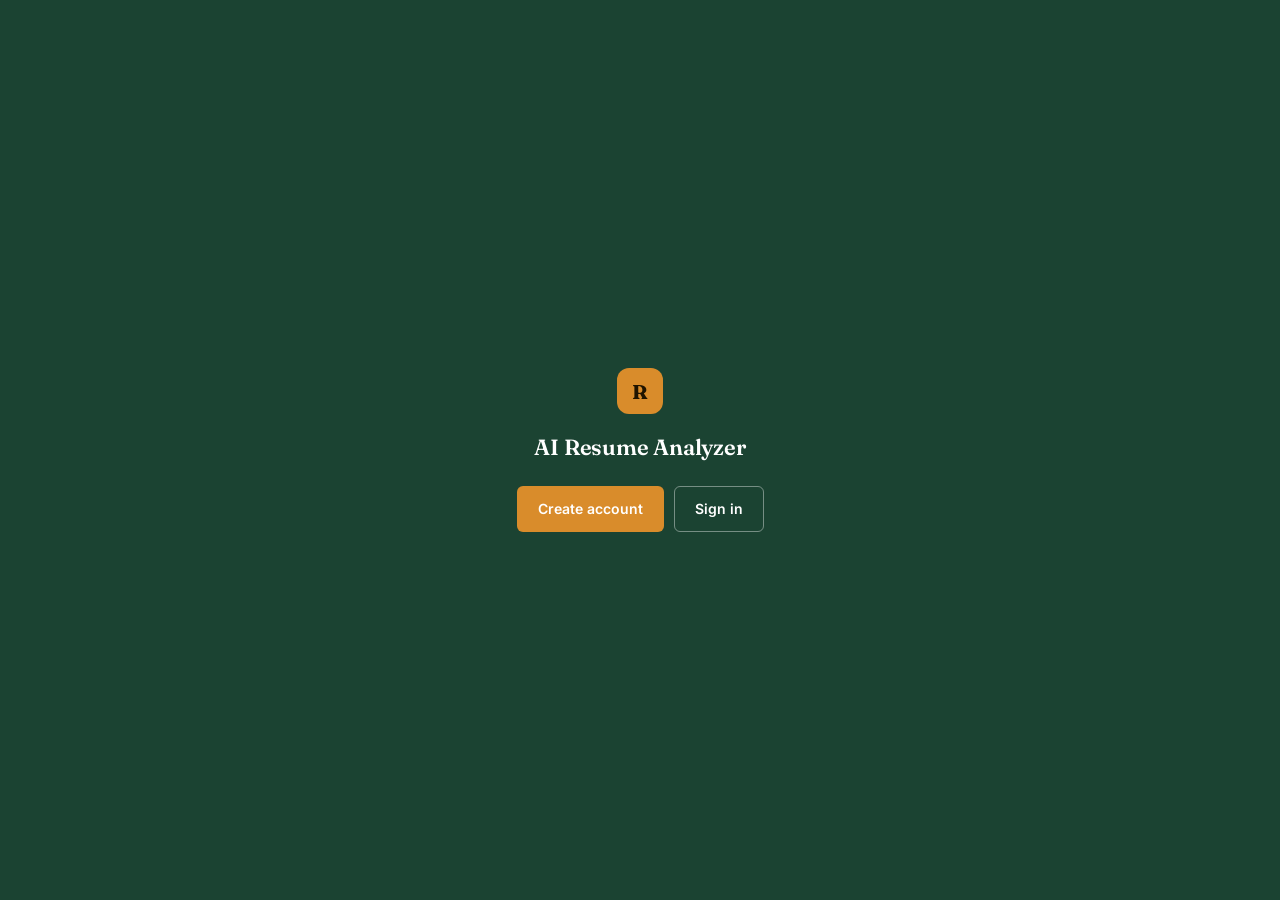
<file: frontend/index.html>
<!DOCTYPE html>
<html lang="en">
<head>
<meta charset="UTF-8" />
<meta name="viewport" content="width=device-width, initial-scale=1.0" />
<title>AI Resume Analyzer</title>
<link rel="stylesheet" href="css/style.css" />
<style>
  body {
    min-height: 100vh;
    display: flex;
    align-items: center;
    justify-content: center;
    background: var(--primary);
  }
  .splash {
    text-align: center;
    color: #fff;
  }
  .splash .brand-mark {
    width: 46px; height: 46px;
    border-radius: 12px;
    background: var(--accent);
    color: #201400;
    font-family: var(--font-display);
    font-weight: 700;
    font-size: 20px;
    display: flex; align-items: center; justify-content: center;
    margin: 0 auto 16px;
  }
  .splash h1 { color: #fff; font-size: 22px; }
  .splash .spinner { border-color: rgba(255,255,255,0.25); border-top-color: var(--accent-soft); margin: 18px auto 0; }
  .splash-actions { display: none; gap: 10px; justify-content: center; margin-top: 22px; }
</style>
</head>
<body>

<div class="splash">
  <div class="brand-mark">R</div>
  <h1>AI Resume Analyzer</h1>
  <div class="spinner" id="spinner"></div>
  <div class="splash-actions" id="actions">
    <a class="btn btn-accent" href="register.html">Create account</a>
    <a class="btn btn-ghost" style="color:#fff;border-color:rgba(255,255,255,0.4)" href="login.html">Sign in</a>
  </div>
</div>

<script src="js/api.js"></script>
<script>
  api.get("/api/auth/me")
    .then(() => { window.location.href = "dashboard.html"; })
    .catch(() => {
      document.getElementById("spinner").style.display = "none";
      document.getElementById("actions").style.display = "flex";
    });
</script>
</body>
</html>
</file>
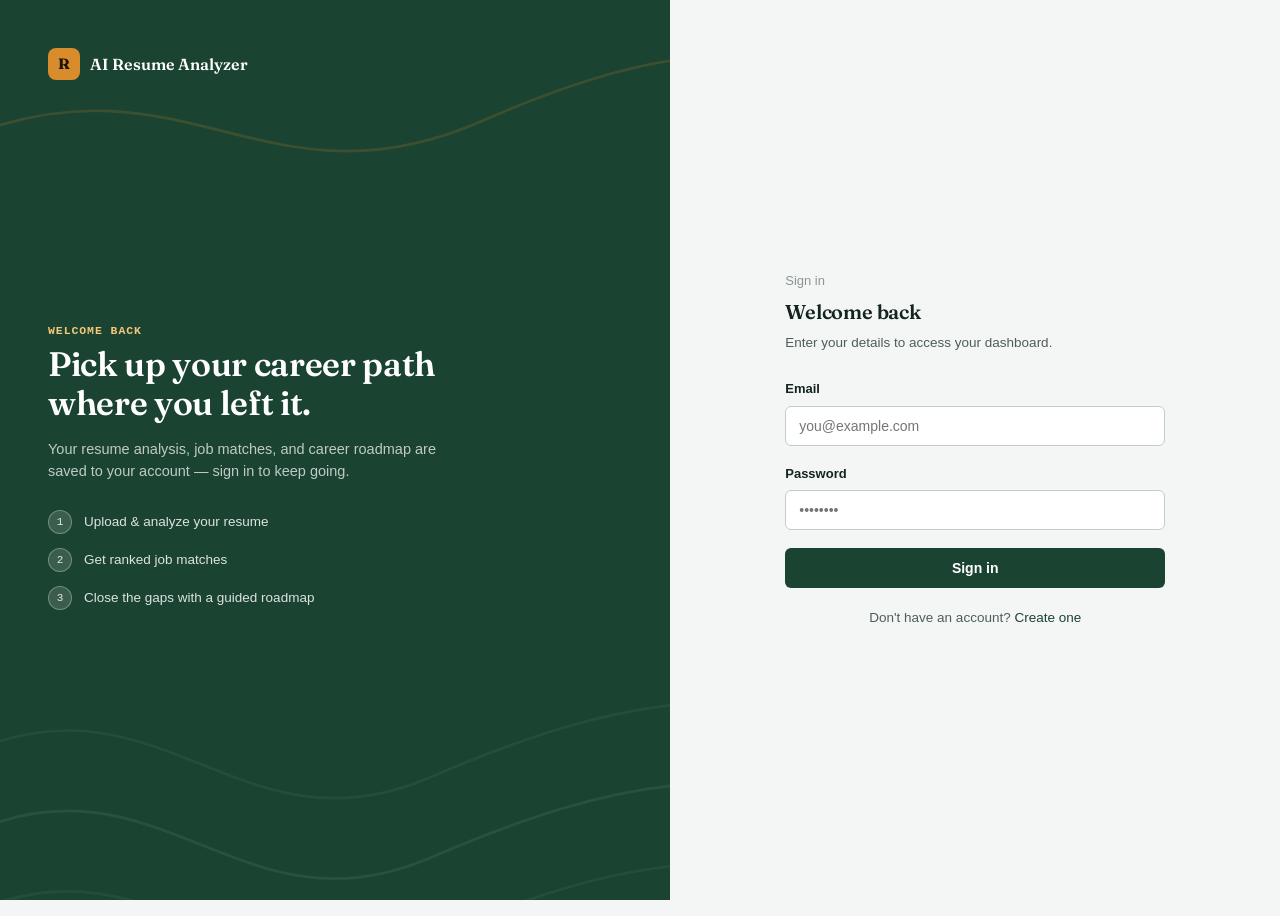
<file: frontend/career.html>
<!DOCTYPE html>
<html lang="en">
<head>
<meta charset="UTF-8" />
<meta name="viewport" content="width=device-width, initial-scale=1.0" />
<title>Career Advisor — AI Resume Analyzer</title>
<link rel="stylesheet" href="css/style.css" />
<link rel="stylesheet" href="css/dashboard.css" />
</head>
<body>

<div class="sidebar-backdrop"></div>
<div class="app-shell">

  <div class="mobile-topbar">
    <div class="brand-name">AI Resume Analyzer</div>
    <button data-nav-toggle aria-label="Open menu">☰</button>
  </div>

  <aside class="sidebar">
    <div class="brand">
      <div class="brand-mark">R</div>
      <div class="brand-name">AI Resume<br />Analyzer</div>
    </div>
    <nav>
      <a href="dashboard.html" data-page="dashboard.html"><span class="icon">⌂</span> Dashboard</a>
      <a href="resume.html" data-page="resume.html"><span class="icon">▤</span> Resume</a>
      <a href="jobs.html" data-page="jobs.html"><span class="icon">◫</span> Jobs</a>
      <a href="recommendations.html" data-page="recommendations.html"><span class="icon">✦</span> Recommendations</a>
      <a href="career.html" data-page="career.html"><span class="icon">↗</span> Career Advisor</a>
    </nav>
    <div class="sidebar-footer">
      <div class="sidebar-user">
        <div class="avatar" data-user-initials>—</div>
        <div class="who">
          <div class="name" data-user-name>Loading…</div>
          <div class="email" data-user-email></div>
        </div>
      </div>
      <button class="btn btn-ghost btn-on-dark btn-block btn-sm" data-logout>Log out</button>
    </div>
  </aside>

  <main class="main">
    <div class="page-head">
      <div class="lede">
        <span class="eyebrow">Career Advisor</span>
        <h1>Plan the path forward</h1>
        <p>Grounded in the knowledge base — compares your resume against a target career.</p>
      </div>
    </div>

    <div id="career-empty" class="state-block" style="display:none;">
      <div class="state-title">No resume yet</div>
      <div class="state-sub">Upload and analyze a resume first so the advisor has skills to work with.</div>
      <a href="resume.html" class="btn btn-primary btn-sm" style="margin-top:14px;">Upload resume</a>
    </div>

    <div id="career-body">
      <div class="card career-target-form">
        <div class="field">
          <label for="resume-select">Resume</label>
          <select id="resume-select"></select>
        </div>
        <div class="field">
          <label for="target-career">Target career</label>
          <input type="text" id="target-career" placeholder="e.g. AI Engineer" />
        </div>
      </div>

      <div id="career-state"></div>

      <div class="career-tabs">
        <button class="career-tab active" data-tab="missing-skills">Missing skills</button>
        <button class="career-tab" data-tab="roadmap">Roadmap</button>
        <button class="career-tab" data-tab="advice">Advice</button>
        <button class="career-tab" data-tab="ask">Ask advisor</button>
      </div>

      <div class="tab-panel card" id="panel-missing-skills">
        <div class="flex-between" style="margin-bottom:6px;">
          <h3 class="mb-0">Missing skills</h3>
          <button class="btn btn-ghost btn-sm" data-run-tab="missing-skills">Refresh</button>
        </div>
        <div id="tab-output-missing-skills"><div class="text-muted">Set a target career above to get started.</div></div>
      </div>

      <div class="tab-panel card" id="panel-roadmap" style="display:none;">
        <div class="flex-between" style="margin-bottom:6px;">
          <h3 class="mb-0">Learning roadmap</h3>
          <button class="btn btn-ghost btn-sm" data-run-tab="roadmap">Refresh</button>
        </div>
        <div id="tab-output-roadmap"><div class="text-muted">Set a target career above to get started.</div></div>
      </div>

      <div class="tab-panel card" id="panel-advice" style="display:none;">
        <div class="flex-between" style="margin-bottom:6px;">
          <h3 class="mb-0">Career advice</h3>
          <button class="btn btn-ghost btn-sm" data-run-tab="advice">Refresh</button>
        </div>
        <div id="tab-output-advice"><div class="text-muted">Set a target career above to get started.</div></div>
      </div>

      <div class="tab-panel card" id="panel-ask" style="display:none;">
        <h3>Ask the advisor</h3>
        <p class="text-muted" style="margin-bottom:14px;">Ask anything — answers are grounded in the knowledge base and your selected resume.</p>
        <div id="ask-thread" class="ask-thread"></div>
        <form id="ask-form" class="ask-input-row">
          <input type="text" id="ask-input" placeholder="What should I learn to become an AI Engineer?" autocomplete="off" />
          <button type="submit" class="btn btn-primary">Ask</button>
        </form>
      </div>
    </div>
  </main>
</div>

<script src="js/api.js"></script>
<script src="js/ui.js"></script>
<script src="js/career.js"></script>
</body>
</html>
</file>
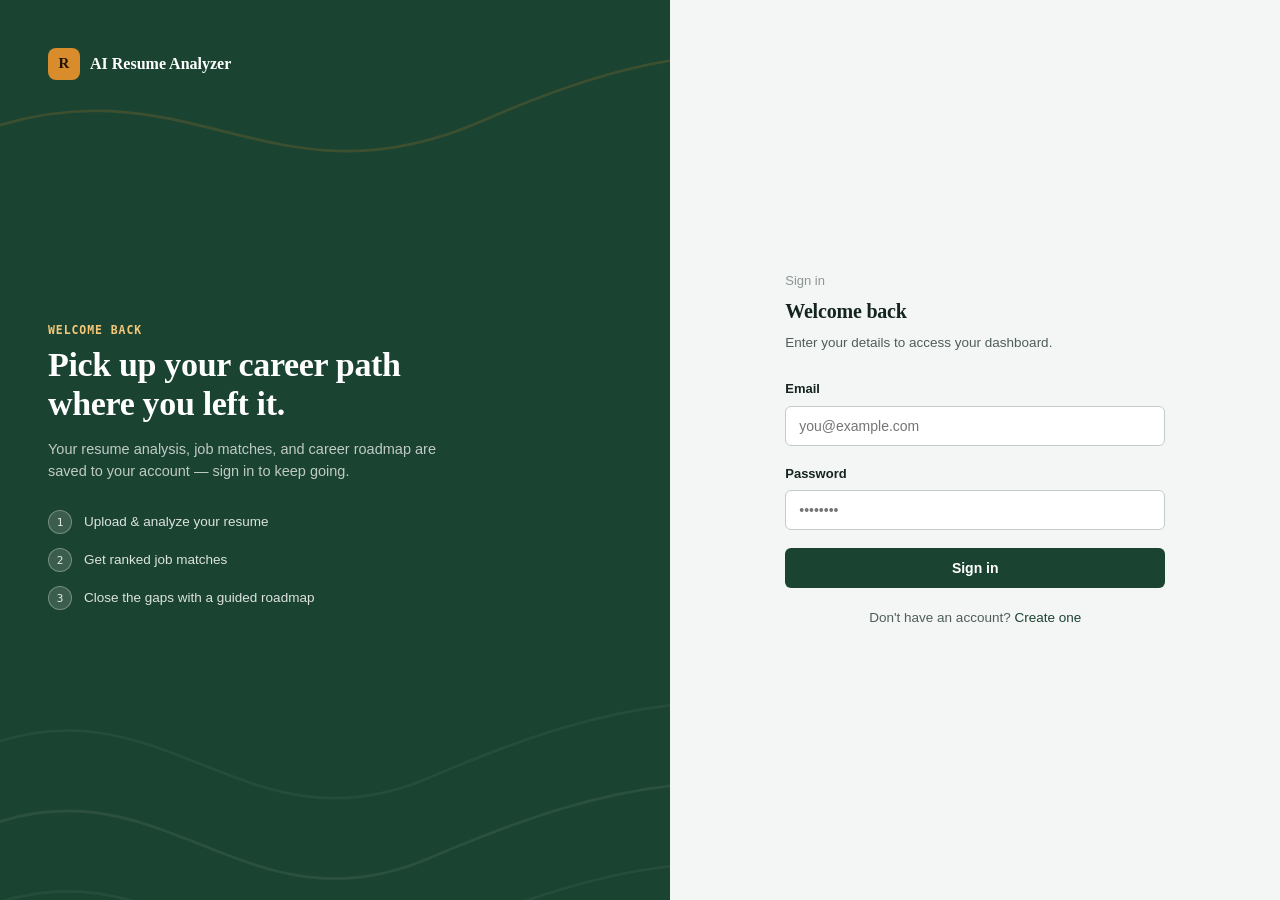
<file: frontend/dashboard.html>
<!DOCTYPE html>
<html lang="en">
<head>
<meta charset="UTF-8" />
<meta name="viewport" content="width=device-width, initial-scale=1.0" />
<title>Dashboard — AI Resume Analyzer</title>
<link rel="stylesheet" href="css/style.css" />
<link rel="stylesheet" href="css/dashboard.css" />
</head>
<body>

<div class="sidebar-backdrop"></div>
<div class="app-shell">

  <div class="mobile-topbar">
    <div class="brand-name">AI Resume Analyzer</div>
    <button data-nav-toggle aria-label="Open menu">☰</button>
  </div>

  <aside class="sidebar">
    <div class="brand">
      <div class="brand-mark">R</div>
      <div class="brand-name">AI Resume<br />Analyzer</div>
    </div>
    <nav>
      <a href="dashboard.html" data-page="dashboard.html"><span class="icon">⌂</span> Dashboard</a>
      <a href="resume.html" data-page="resume.html"><span class="icon">▤</span> Resume</a>
      <a href="jobs.html" data-page="jobs.html"><span class="icon">◫</span> Jobs</a>
      <a href="recommendations.html" data-page="recommendations.html"><span class="icon">✦</span> Recommendations</a>
      <a href="career.html" data-page="career.html"><span class="icon">↗</span> Career Advisor</a>
    </nav>
    <div class="sidebar-footer">
      <div class="sidebar-user">
        <div class="avatar" data-user-initials>—</div>
        <div class="who">
          <div class="name" data-user-name>Loading…</div>
          <div class="email" data-user-email></div>
        </div>
      </div>
      <button class="btn btn-ghost btn-on-dark btn-block btn-sm" data-logout>Log out</button>
    </div>
  </aside>

  <main class="main">
    <div class="page-head">
      <div class="lede">
        <span class="eyebrow">Overview</span>
        <h1 data-greeting>Welcome back</h1>
        <p>Here's where your career search stands right now.</p>
      </div>
      <a href="resume.html" class="btn btn-primary">Upload resume</a>
    </div>

    <div id="dash-state"></div>

    <div class="stat-grid">
      <div class="stat-card">
        <div class="stat-label">Resumes uploaded</div>
        <div class="stat-value" data-stat="resumes">—</div>
      </div>
      <div class="stat-card">
        <div class="stat-label">Jobs in system</div>
        <div class="stat-value" data-stat="jobs">—</div>
      </div>
      <div class="stat-card">
        <div class="stat-label">Best match</div>
        <div class="stat-value" data-stat="best-match">—</div>
      </div>
      <div class="stat-card">
        <div class="stat-label">Latest resume</div>
        <div class="stat-value" data-stat="latest-resume" style="font-size:15px;">—</div>
      </div>
    </div>

    <div class="dash-grid">
      <div class="card">
        <h3>Top job matches</h3>
        <div id="dash-recs"><div class="loading-inline"><span class="spinner"></span> Loading recommendations…</div></div>
      </div>

      <div class="card">
        <h3>Your resumes</h3>
        <div id="dash-resumes"><div class="loading-inline"><span class="spinner"></span> Loading resumes…</div></div>
      </div>
    </div>
  </main>
</div>

<script src="js/api.js"></script>
<script src="js/ui.js"></script>
<script>
(async function () {
  const user = await appUI.requireAuthAndInitShell();
  if (!user) return;
  document.querySelector("[data-greeting]").textContent = `Welcome back, ${user.name.split(" ")[0]}`;

  const stateBox = document.getElementById("dash-state");
  const resumesBox = document.getElementById("dash-resumes");
  const recsBox = document.getElementById("dash-recs");

  function fmtDate(iso) {
    return new Date(iso).toLocaleDateString(undefined, { month: "short", day: "numeric", year: "numeric" });
  }

  try {
    const [resumes, jobs] = await Promise.all([
      api.get("/api/resumes/"),
      api.get("/api/jobs/"),
    ]);

    document.querySelector('[data-stat="resumes"]').textContent = resumes.length;
    document.querySelector('[data-stat="jobs"]').textContent = jobs.length;

    // Latest resume
    if (resumes.length) {
      const latest = [...resumes].sort((a, b) => new Date(b.created_at) - new Date(a.created_at))[0];
      document.querySelector('[data-stat="latest-resume"]').textContent = latest.filename;

      resumesBox.innerHTML = "";
      resumes.slice(0, 5).forEach((r) => {
        const row = document.createElement("div");
        row.className = "mini-row";
        row.innerHTML = `
          <div>
            <div class="title">${r.filename}</div>
            <div class="sub">Uploaded ${fmtDate(r.created_at)}</div>
          </div>
          <a class="btn btn-ghost btn-sm" href="resume.html?id=${r.id}">View</a>`;
        resumesBox.appendChild(row);
      });

      // Recommendations for latest resume
      try {
        const recs = await api.get(`/api/recommendations/${latest.id}`);
        if (recs.length) {
          const best = recs.reduce((a, b) => (b.score > a.score ? b : a), recs[0]);
          document.querySelector('[data-stat="best-match"]').textContent = `${best.score}%`;

          recsBox.innerHTML = "";
          recs.slice(0, 5).forEach((r) => {
            const row = document.createElement("div");
            row.className = "mini-row";
            row.innerHTML = `
              <div>
                <div class="title">${r.title}</div>
                <div class="sub">${r.company || "—"}</div>
              </div>
              <div class="gauge gauge-sm" style="--gauge-val:${r.score}"><span class="gauge-value">${r.score}</span></div>`;
            recsBox.appendChild(row);
          });
        } else {
          document.querySelector('[data-stat="best-match"]').textContent = "—";
          recsBox.innerHTML = `<div class="state-block" style="padding:20px 8px;"><div class="state-sub">No job matches yet — add jobs and analyze your resume.</div></div>`;
        }
      } catch (err) {
        recsBox.innerHTML = `<div class="state-block" style="padding:20px 8px;"><div class="state-sub">Analyze your latest resume to see job matches here.</div></div>`;
      }
    } else {
      document.querySelector('[data-stat="latest-resume"]').textContent = "None yet";
      resumesBox.innerHTML = `<div class="state-block" style="padding:20px 8px;">
        <div class="state-title">No resume yet</div>
        <div class="state-sub">Upload a PDF or DOCX to get started.</div>
        <a href="resume.html" class="btn btn-primary btn-sm" style="margin-top:14px;">Upload resume</a>
      </div>`;
      recsBox.innerHTML = `<div class="state-block" style="padding:20px 8px;"><div class="state-sub">Upload and analyze a resume to see job matches.</div></div>`;
    }
  } catch (err) {
    stateBox.innerHTML = `<div class="alert alert-error"><span class="alert-icon">⚠</span><span>${err.message}</span></div>`;
  }
})();
</script>
</body>
</html>
</file>
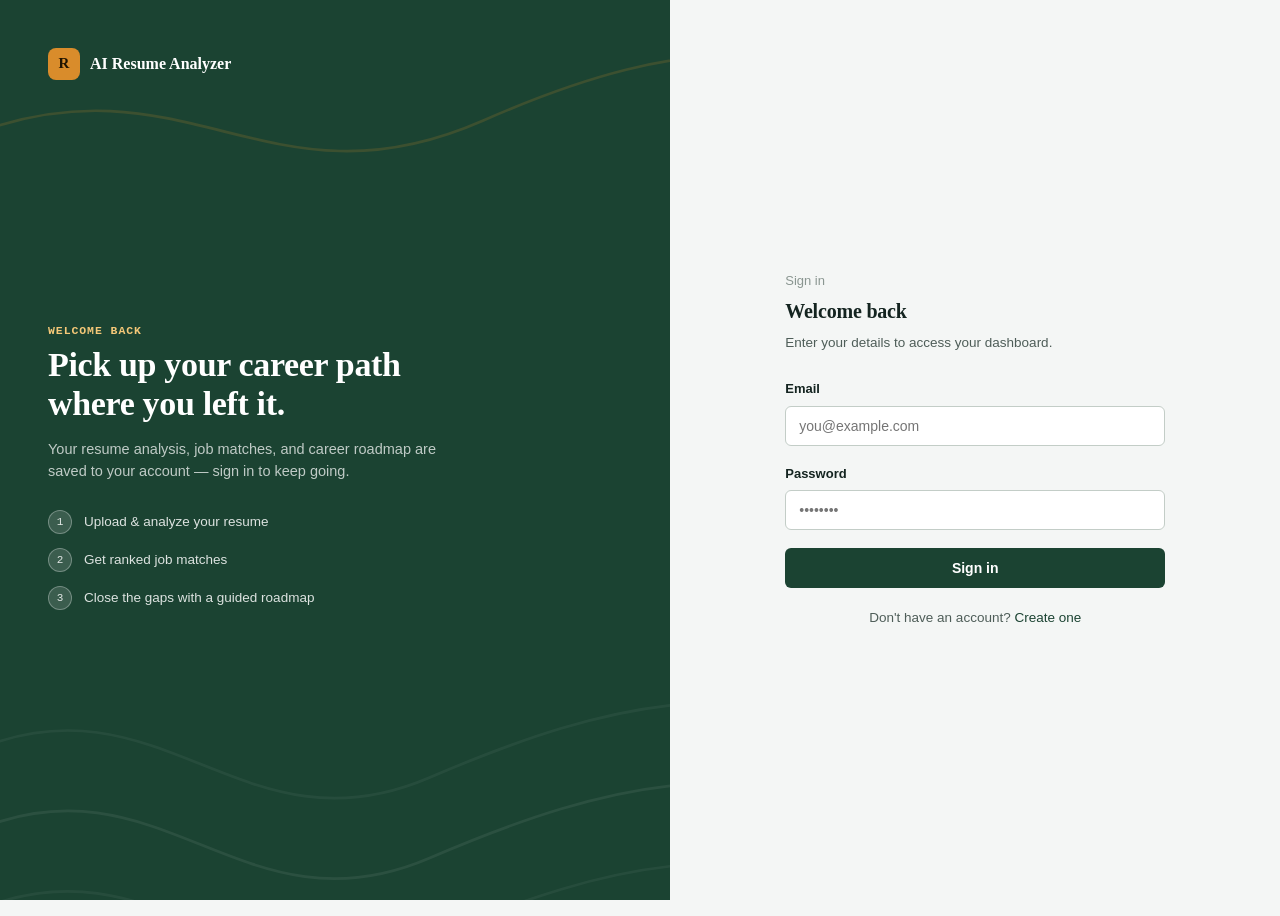
<file: frontend/jobs.html>
<!DOCTYPE html>
<html lang="en">
<head>
<meta charset="UTF-8" />
<meta name="viewport" content="width=device-width, initial-scale=1.0" />
<title>Jobs — AI Resume Analyzer</title>
<link rel="stylesheet" href="css/style.css" />
<link rel="stylesheet" href="css/dashboard.css" />
</head>
<body>

<div class="sidebar-backdrop"></div>
<div class="app-shell">

  <div class="mobile-topbar">
    <div class="brand-name">AI Resume Analyzer</div>
    <button data-nav-toggle aria-label="Open menu">☰</button>
  </div>

  <aside class="sidebar">
    <div class="brand">
      <div class="brand-mark">R</div>
      <div class="brand-name">AI Resume<br />Analyzer</div>
    </div>
    <nav>
      <a href="dashboard.html" data-page="dashboard.html"><span class="icon">⌂</span> Dashboard</a>
      <a href="resume.html" data-page="resume.html"><span class="icon">▤</span> Resume</a>
      <a href="jobs.html" data-page="jobs.html"><span class="icon">◫</span> Jobs</a>
      <a href="recommendations.html" data-page="recommendations.html"><span class="icon">✦</span> Recommendations</a>
      <a href="career.html" data-page="career.html"><span class="icon">↗</span> Career Advisor</a>
    </nav>
    <div class="sidebar-footer">
      <div class="sidebar-user">
        <div class="avatar" data-user-initials>—</div>
        <div class="who">
          <div class="name" data-user-name>Loading…</div>
          <div class="email" data-user-email></div>
        </div>
      </div>
      <button class="btn btn-ghost btn-on-dark btn-block btn-sm" data-logout>Log out</button>
    </div>
  </aside>

  <main class="main">
    <div class="page-head">
      <div class="lede">
        <span class="eyebrow">Jobs</span>
        <h1>Open positions</h1>
        <p>Browse postings, search by skill, title, or location.</p>
      </div>
      <button id="toggle-create" class="btn btn-primary">+ Post a job</button>
    </div>

    <form id="create-job-form" class="card" style="display:none; margin-bottom:22px;">
      <h3>New job posting</h3>
      <div class="analysis-grid" style="margin-top:14px;">
        <div class="field"><label for="j-title">Title *</label><input type="text" id="j-title" name="title" required placeholder="AI Engineer" /></div>
        <div class="field"><label for="j-company">Company</label><input type="text" id="j-company" name="company" placeholder="ABC" /></div>
        <div class="field"><label for="j-location">Location</label><input type="text" id="j-location" name="location" placeholder="Cairo" /></div>
        <div class="field"><label for="j-experience">Experience</label><input type="text" id="j-experience" name="experience" placeholder="1-3 years" /></div>
      </div>
      <div class="field">
        <label for="j-skills">Required skills</label>
        <input type="text" id="j-skills" name="skills" placeholder="Python, FastAPI, Machine Learning" />
        <div class="hint">Comma-separated.</div>
      </div>
      <div class="field">
        <label for="j-description">Description</label>
        <textarea id="j-description" name="description" placeholder="Build AI applications..."></textarea>
      </div>
      <div id="create-error"></div>
      <div class="flex-gap">
        <button type="submit" class="btn btn-primary">Post job</button>
        <button type="button" id="cancel-create" class="btn btn-ghost">Cancel</button>
      </div>
    </form>

    <div class="search-bar">
      <input type="search" id="job-search" placeholder="Search by title, skill, company, or location…" />
    </div>

    <div id="job-state"></div>
    <div id="job-empty" class="state-block" style="display:none;">
      <div class="state-title">No jobs match</div>
      <div class="state-sub">Try a different search, or post a new job.</div>
    </div>
    <div id="job-grid" class="job-grid"></div>
  </main>
</div>

<script src="js/api.js"></script>
<script src="js/ui.js"></script>
<script src="js/jobs.js"></script>
</body>
</html>
</file>
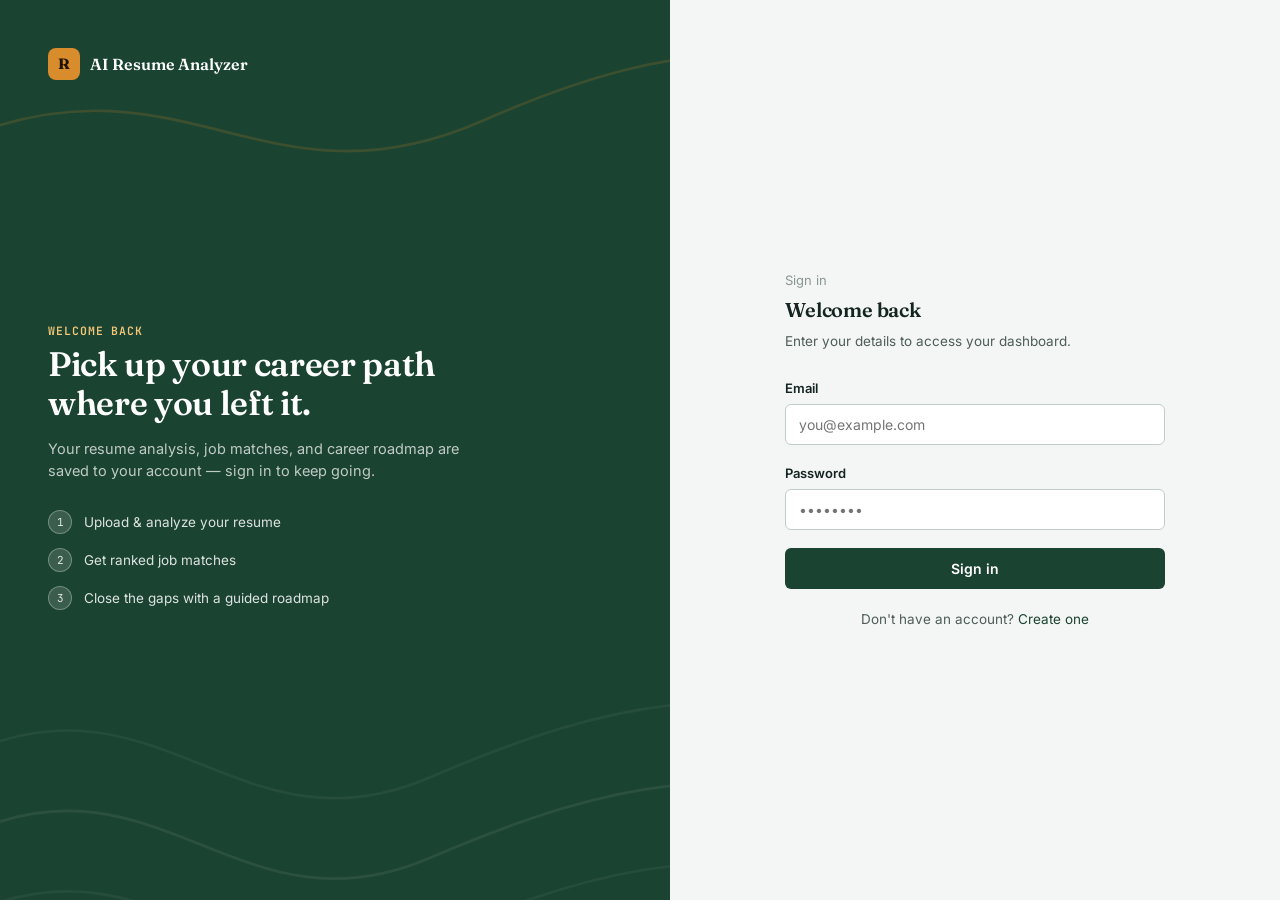
<file: frontend/login.html>
<!DOCTYPE html>
<html lang="en">
<head>
<meta charset="UTF-8" />
<meta name="viewport" content="width=device-width, initial-scale=1.0" />
<title>Sign in — AI Resume Analyzer</title>
<link rel="stylesheet" href="css/style.css" />
<link rel="stylesheet" href="css/auth.css" />
</head>
<body>

<div class="auth-shell">
  <div class="auth-visual">
    <svg class="contour-lines" viewBox="0 0 500 800" preserveAspectRatio="xMidYMid slice" aria-hidden="true">
      <path d="M-20 620 C 120 560, 180 700, 320 640 S 560 560, 700 620" fill="none" stroke="rgba(255,255,255,0.14)" stroke-width="2"/>
      <path d="M-20 680 C 120 620, 180 760, 320 700 S 560 620, 700 680" fill="none" stroke="rgba(255,255,255,0.10)" stroke-width="2"/>
      <path d="M-20 560 C 120 500, 180 640, 320 580 S 560 500, 700 560" fill="none" stroke="rgba(255,255,255,0.10)" stroke-width="2"/>
      <path d="M-20 100 C 140 40, 200 160, 360 90 S 600 30, 720 90" fill="none" stroke="rgba(217,140,43,0.35)" stroke-width="2"/>
    </svg>

    <div class="brand">
      <div class="brand-mark">R</div>
      <div class="brand-name">AI Resume Analyzer</div>
    </div>

    <div class="auth-pitch">
      <span class="eyebrow">Welcome back</span>
      <h1>Pick up your career path where you left it.</h1>
      <p>Your resume analysis, job matches, and career roadmap are saved to your account — sign in to keep going.</p>

      <div class="auth-steps">
        <div class="auth-step"><span class="dot">1</span> Upload &amp; analyze your resume</div>
        <div class="auth-step"><span class="dot">2</span> Get ranked job matches</div>
        <div class="auth-step"><span class="dot">3</span> Close the gaps with a guided roadmap</div>
      </div>
    </div>

    <div></div>
  </div>

  <div class="auth-form-side">
    <div class="auth-box">
      <div class="kicker">Sign in</div>
      <h2>Welcome back</h2>
      <p class="sub">Enter your details to access your dashboard.</p>

      <div id="form-error"></div>

      <form id="login-form" novalidate>
        <div class="field">
          <label for="email">Email</label>
          <input type="email" id="email" name="email" placeholder="you@example.com" required autocomplete="email" />
        </div>
        <div class="field">
          <label for="password">Password</label>
          <input type="password" id="password" name="password" placeholder="••••••••" required autocomplete="current-password" />
        </div>
        <button type="submit" class="btn btn-primary btn-block">Sign in</button>
      </form>

      <div class="auth-switch">
        Don't have an account? <a href="register.html">Create one</a>
      </div>
    </div>
  </div>
</div>

<script src="js/api.js"></script>
<script src="js/auth.js"></script>
</body>
</html>
</file>
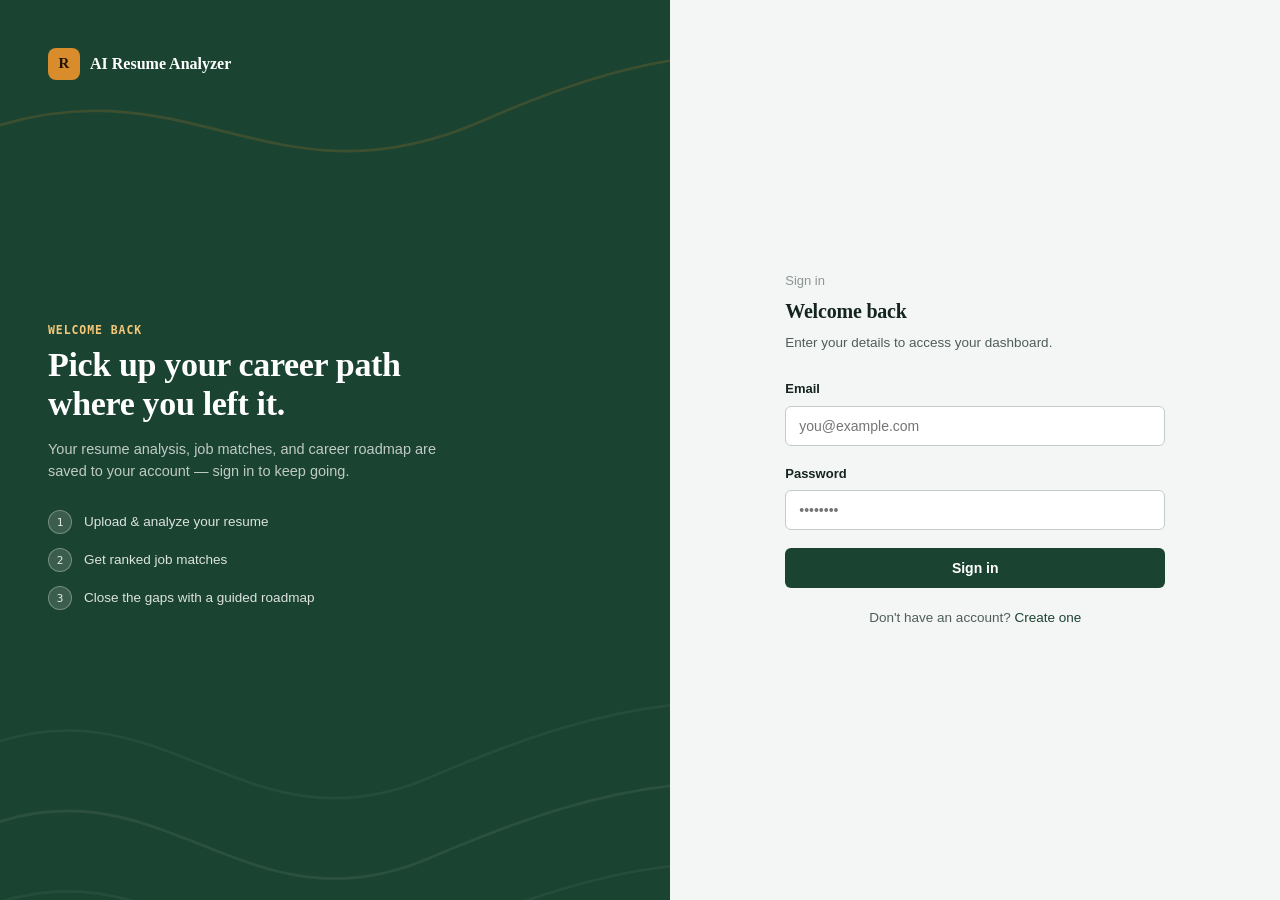
<file: frontend/recommendations.html>
<!DOCTYPE html>
<html lang="en">
<head>
<meta charset="UTF-8" />
<meta name="viewport" content="width=device-width, initial-scale=1.0" />
<title>Recommendations — AI Resume Analyzer</title>
<link rel="stylesheet" href="css/style.css" />
<link rel="stylesheet" href="css/dashboard.css" />
</head>
<body>

<div class="sidebar-backdrop"></div>
<div class="app-shell">

  <div class="mobile-topbar">
    <div class="brand-name">AI Resume Analyzer</div>
    <button data-nav-toggle aria-label="Open menu">☰</button>
  </div>

  <aside class="sidebar">
    <div class="brand">
      <div class="brand-mark">R</div>
      <div class="brand-name">AI Resume<br />Analyzer</div>
    </div>
    <nav>
      <a href="dashboard.html" data-page="dashboard.html"><span class="icon">⌂</span> Dashboard</a>
      <a href="resume.html" data-page="resume.html"><span class="icon">▤</span> Resume</a>
      <a href="jobs.html" data-page="jobs.html"><span class="icon">◫</span> Jobs</a>
      <a href="recommendations.html" data-page="recommendations.html"><span class="icon">✦</span> Recommendations</a>
      <a href="career.html" data-page="career.html"><span class="icon">↗</span> Career Advisor</a>
    </nav>
    <div class="sidebar-footer">
      <div class="sidebar-user">
        <div class="avatar" data-user-initials>—</div>
        <div class="who">
          <div class="name" data-user-name>Loading…</div>
          <div class="email" data-user-email></div>
        </div>
      </div>
      <button class="btn btn-ghost btn-on-dark btn-block btn-sm" data-logout>Log out</button>
    </div>
  </aside>

  <main class="main">
    <div class="page-head">
      <div class="lede">
        <span class="eyebrow">Recommendations</span>
        <h1>Ranked job matches</h1>
        <p>Match scores compare your resume's skills against each job's requirements.</p>
      </div>
    </div>

    <div id="rec-controls" class="card" style="margin-bottom:22px;">
      <div class="field mb-0">
        <label for="resume-select">Resume</label>
        <select id="resume-select"></select>
      </div>
    </div>

    <div id="rec-state"></div>
    <div id="rec-list" class="stack"></div>
  </main>
</div>

<script src="js/api.js"></script>
<script src="js/ui.js"></script>
<script src="js/recommendations.js"></script>
</body>
</html>
</file>
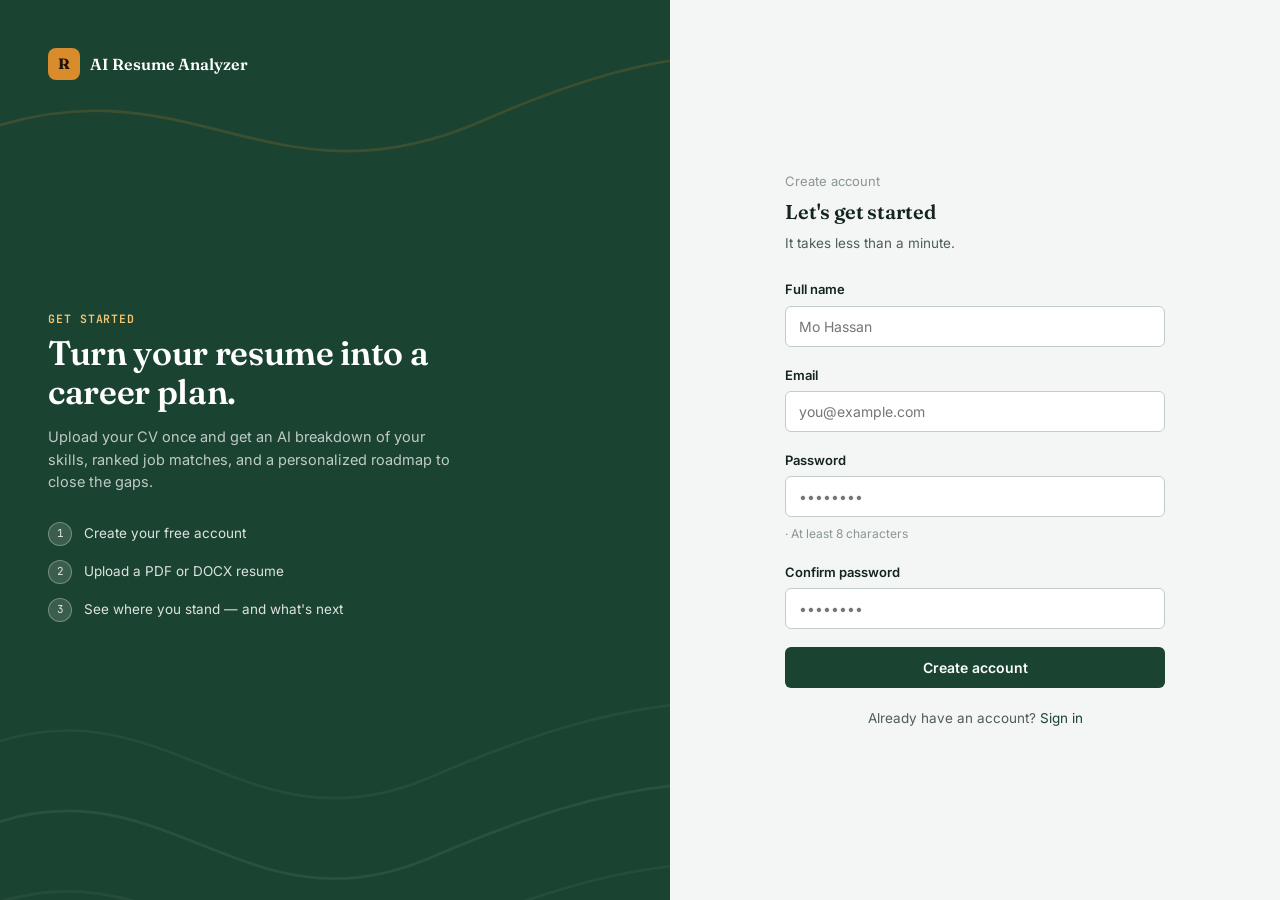
<file: frontend/register.html>
<!DOCTYPE html>
<html lang="en">
<head>
<meta charset="UTF-8" />
<meta name="viewport" content="width=device-width, initial-scale=1.0" />
<title>Create account — AI Resume Analyzer</title>
<link rel="stylesheet" href="css/style.css" />
<link rel="stylesheet" href="css/auth.css" />
</head>
<body>

<div class="auth-shell">
  <div class="auth-visual">
    <svg class="contour-lines" viewBox="0 0 500 800" preserveAspectRatio="xMidYMid slice" aria-hidden="true">
      <path d="M-20 620 C 120 560, 180 700, 320 640 S 560 560, 700 620" fill="none" stroke="rgba(255,255,255,0.14)" stroke-width="2"/>
      <path d="M-20 680 C 120 620, 180 760, 320 700 S 560 620, 700 680" fill="none" stroke="rgba(255,255,255,0.10)" stroke-width="2"/>
      <path d="M-20 560 C 120 500, 180 640, 320 580 S 560 500, 700 560" fill="none" stroke="rgba(255,255,255,0.10)" stroke-width="2"/>
      <path d="M-20 100 C 140 40, 200 160, 360 90 S 600 30, 720 90" fill="none" stroke="rgba(217,140,43,0.35)" stroke-width="2"/>
    </svg>

    <div class="brand">
      <div class="brand-mark">R</div>
      <div class="brand-name">AI Resume Analyzer</div>
    </div>

    <div class="auth-pitch">
      <span class="eyebrow">Get started</span>
      <h1>Turn your resume into a career plan.</h1>
      <p>Upload your CV once and get an AI breakdown of your skills, ranked job matches, and a personalized roadmap to close the gaps.</p>

      <div class="auth-steps">
        <div class="auth-step"><span class="dot">1</span> Create your free account</div>
        <div class="auth-step"><span class="dot">2</span> Upload a PDF or DOCX resume</div>
        <div class="auth-step"><span class="dot">3</span> See where you stand — and what's next</div>
      </div>
    </div>

    <div></div>
  </div>

  <div class="auth-form-side">
    <div class="auth-box">
      <div class="kicker">Create account</div>
      <h2>Let's get started</h2>
      <p class="sub">It takes less than a minute.</p>

      <div id="form-error"></div>

      <form id="register-form" novalidate>
        <div class="field">
          <label for="name">Full name</label>
          <input type="text" id="name" name="name" placeholder="Mo Hassan" required autocomplete="name" />
        </div>
        <div class="field">
          <label for="email">Email</label>
          <input type="email" id="email" name="email" placeholder="you@example.com" required autocomplete="email" />
        </div>
        <div class="field">
          <label for="password">Password</label>
          <input type="password" id="password" name="password" placeholder="••••••••" required autocomplete="new-password" minlength="8" />
          <ul class="password-hint-list"><li>At least 8 characters</li></ul>
        </div>
        <div class="field">
          <label for="confirm">Confirm password</label>
          <input type="password" id="confirm" name="confirm" placeholder="••••••••" required autocomplete="new-password" />
        </div>
        <button type="submit" class="btn btn-primary btn-block">Create account</button>
      </form>

      <div class="auth-switch">
        Already have an account? <a href="login.html">Sign in</a>
      </div>
    </div>
  </div>
</div>

<script src="js/api.js"></script>
<script src="js/auth.js"></script>
</body>
</html>
</file>
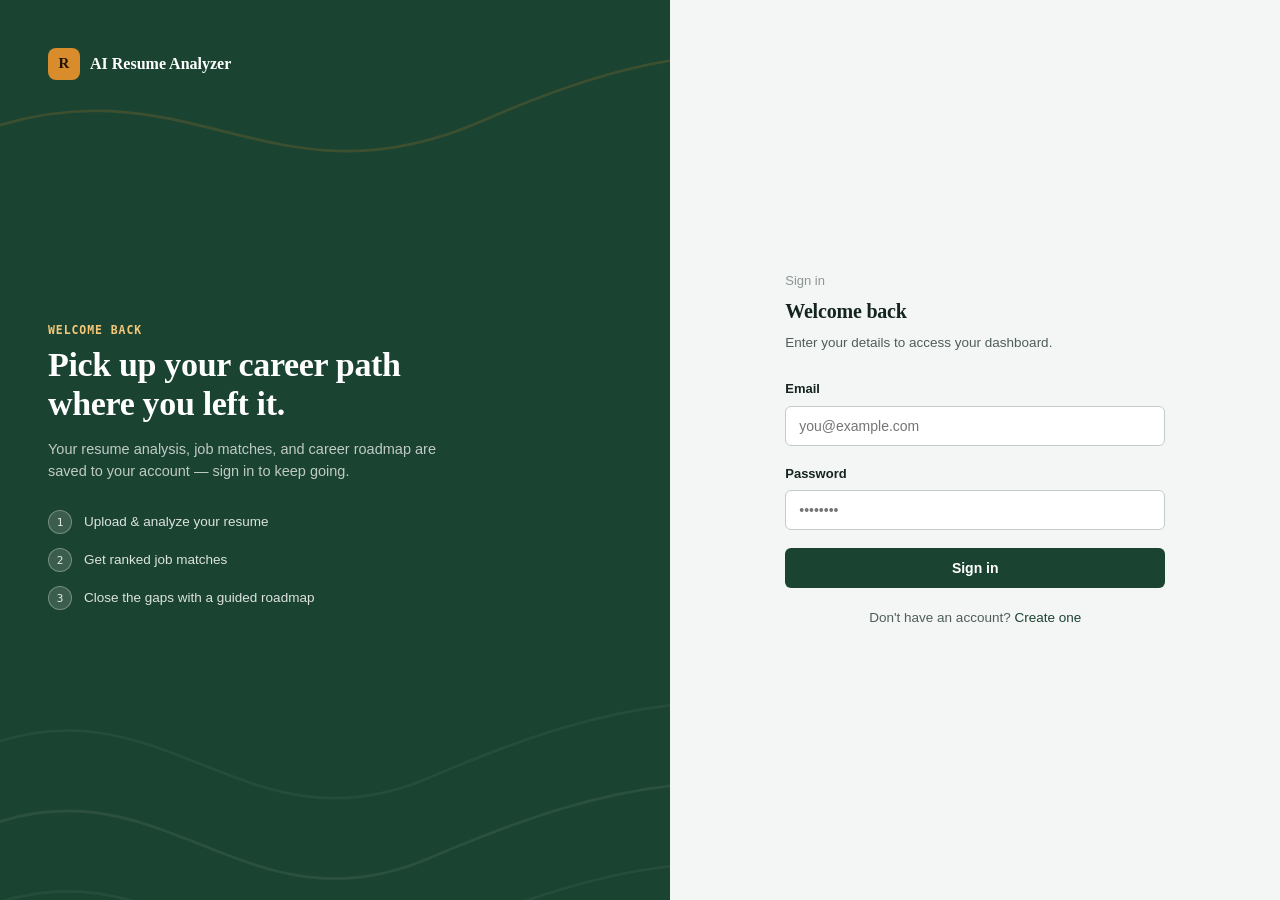
<file: frontend/resume.html>
<!DOCTYPE html>
<html lang="en">
<head>
<meta charset="UTF-8" />
<meta name="viewport" content="width=device-width, initial-scale=1.0" />
<title>Resume — AI Resume Analyzer</title>
<link rel="stylesheet" href="css/style.css" />
<link rel="stylesheet" href="css/dashboard.css" />
</head>
<body>

<div class="sidebar-backdrop"></div>
<div class="app-shell">

  <div class="mobile-topbar">
    <div class="brand-name">AI Resume Analyzer</div>
    <button data-nav-toggle aria-label="Open menu">☰</button>
  </div>

  <aside class="sidebar">
    <div class="brand">
      <div class="brand-mark">R</div>
      <div class="brand-name">AI Resume<br />Analyzer</div>
    </div>
    <nav>
      <a href="dashboard.html" data-page="dashboard.html"><span class="icon">⌂</span> Dashboard</a>
      <a href="resume.html" data-page="resume.html"><span class="icon">▤</span> Resume</a>
      <a href="jobs.html" data-page="jobs.html"><span class="icon">◫</span> Jobs</a>
      <a href="recommendations.html" data-page="recommendations.html"><span class="icon">✦</span> Recommendations</a>
      <a href="career.html" data-page="career.html"><span class="icon">↗</span> Career Advisor</a>
    </nav>
    <div class="sidebar-footer">
      <div class="sidebar-user">
        <div class="avatar" data-user-initials>—</div>
        <div class="who">
          <div class="name" data-user-name>Loading…</div>
          <div class="email" data-user-email></div>
        </div>
      </div>
      <button class="btn btn-ghost btn-on-dark btn-block btn-sm" data-logout>Log out</button>
    </div>
  </aside>

  <main class="main">
    <div class="page-head">
      <div class="lede">
        <span class="eyebrow">Resume</span>
        <h1>Upload &amp; analyze</h1>
        <p>Add a PDF or DOCX resume — we'll extract the text and run it through the analyzer agent.</p>
      </div>
    </div>

    <div class="card" style="margin-bottom:24px;">
      <h3>Upload a new resume</h3>
      <div id="dropzone" class="dropzone" tabindex="0" role="button" aria-label="Upload resume file">
        <div class="icon">⇧</div>
        <div class="title">Drop a file here or click to browse</div>
        <div class="text-muted">PDF or DOCX, up to 10 MB</div>
        <input type="file" id="file-input" accept=".pdf,.docx" />
      </div>
      <div id="file-picked" class="file-picked" style="display:none;">
        <div><strong class="fp-name"></strong> <span class="text-muted fp-size"></span></div>
        <button id="upload-btn" class="btn btn-primary btn-sm" disabled>Upload &amp; extract</button>
      </div>
      <div id="upload-error" style="margin-top:12px;"></div>
    </div>

    <div class="dash-grid">
      <div>
        <div class="card" id="detail-card" style="display:none; margin-bottom:24px;">
          <div class="flex-between" style="margin-bottom:6px;">
            <div>
              <h3 id="detail-filename" style="margin-bottom:2px;">—</h3>
              <div class="text-muted" id="detail-date"></div>
            </div>
            <button id="analyze-btn" class="btn btn-accent btn-sm">Analyze resume</button>
          </div>
          <div id="detail-state" style="margin-top:10px;"></div>

          <div id="analysis-box" style="display:none;"></div>
          <div id="no-analysis-box" style="display:none;">
            <hr class="rule" />
            <div class="state-block" style="padding:20px 8px;">
              <div class="state-title">Not analyzed yet</div>
              <div class="state-sub">Run the analyzer agent to extract skills, education, experience, and projects.</div>
            </div>
          </div>

          <hr class="rule" />
          <details>
            <summary style="cursor:pointer; font-weight:600; font-size:13.5px; color:var(--ink-soft);">View extracted raw text</summary>
            <pre id="raw-text-box" style="white-space:pre-wrap; font-size:12.5px; color:var(--ink-soft); background:var(--surface-sunken); padding:14px; border-radius:8px; margin-top:10px; max-height:280px; overflow:auto;"></pre>
          </details>
        </div>
      </div>

      <div class="card">
        <h3>Your resumes</h3>
        <div id="resume-list"><div class="loading-inline"><span class="spinner"></span> Loading…</div></div>
      </div>
    </div>
  </main>
</div>

<script src="js/api.js"></script>
<script src="js/ui.js"></script>
<script src="js/resume.js"></script>
</body>
</html>
</file>
<file: frontend/css/style.css>
/* =========================================================================
   AI Resume Analyzer — base styles & design tokens
   Palette: deep forest (growth / career progress) + warm amber (achievement)
   Type:    Fraunces (display) / Inter (body) / JetBrains Mono (data)
   ========================================================================= */

@import url('https://fonts.googleapis.com/css2?family=Fraunces:opsz,wght@9..144,400;9..144,500;9..144,600;9..144,700&family=Inter:wght@400;500;600;700&family=JetBrains+Mono:wght@400;500;600&display=swap');

:root {
  /* color */
  --bg: #F4F6F5;
  --surface: #FFFFFF;
  --surface-sunken: #ECF0ED;
  --ink: #142420;
  --ink-soft: #4E5D58;
  --ink-faint: #8A9691;
  --primary: #1B4332;
  --primary-soft: #2D6A4F;
  --primary-wash: #E7EFE9;
  --accent: #D98C2B;
  --accent-soft: #F5C878;
  --accent-wash: #FBF0DC;
  --danger: #B23B30;
  --danger-wash: #F7E7E4;
  --border: #DCE3DE;
  --border-strong: #C3CDC7;

  /* type */
  --font-display: 'Fraunces', Georgia, serif;
  --font-body: 'Inter', -apple-system, BlinkMacSystemFont, 'Segoe UI', sans-serif;
  --font-mono: 'JetBrains Mono', ui-monospace, Menlo, monospace;

  /* layout */
  --radius-sm: 6px;
  --radius: 10px;
  --radius-lg: 16px;
  --sidebar-w: 232px;
  --shadow-card: 0 1px 2px rgba(20, 36, 32, 0.04), 0 6px 20px rgba(20, 36, 32, 0.05);
  --shadow-pop: 0 12px 32px rgba(20, 36, 32, 0.14);
}

* { box-sizing: border-box; }

html, body {
  margin: 0;
  padding: 0;
}

body {
  background: var(--bg);
  color: var(--ink);
  font-family: var(--font-body);
  font-size: 15px;
  line-height: 1.55;
  -webkit-font-smoothing: antialiased;
}

h1, h2, h3, h4 {
  font-family: var(--font-display);
  font-weight: 600;
  color: var(--ink);
  margin: 0 0 6px;
  letter-spacing: -0.01em;
}

h1 { font-size: 28px; font-weight: 600; }
h2 { font-size: 20px; }
h3 { font-size: 16px; }

p { margin: 0 0 12px; color: var(--ink-soft); }

a { color: var(--primary); text-decoration: none; }
a:hover { text-decoration: underline; }

img { max-width: 100%; display: block; }

.mono { font-family: var(--font-mono); }

button {
  font-family: var(--font-body);
  cursor: pointer;
}

:focus-visible {
  outline: 2px solid var(--primary-soft);
  outline-offset: 2px;
}

@media (prefers-reduced-motion: reduce) {
  *, *::before, *::after {
    animation-duration: 0.01ms !important;
    animation-iteration-count: 1 !important;
    transition-duration: 0.01ms !important;
  }
}

/* -------------------------------------------------------------------- */
/* Buttons                                                               */
/* -------------------------------------------------------------------- */
.btn {
  display: inline-flex;
  align-items: center;
  justify-content: center;
  gap: 8px;
  padding: 11px 20px;
  border-radius: var(--radius-sm);
  border: 1px solid transparent;
  font-size: 14px;
  font-weight: 600;
  transition: transform 0.12s ease, box-shadow 0.12s ease, background 0.12s ease;
  white-space: nowrap;
}
.btn:active { transform: translateY(1px); }

.btn-primary {
  background: var(--primary);
  color: #fff;
}
.btn-primary:hover { background: var(--primary-soft); }
.btn-primary:disabled { background: var(--ink-faint); cursor: not-allowed; }

.btn-accent {
  background: var(--accent);
  color: #fff;
}
.btn-accent:hover { background: #C67C1E; }

.btn-ghost {
  background: transparent;
  border-color: var(--border-strong);
  color: var(--ink);
}
.btn-ghost:hover { background: var(--surface-sunken); }

.btn-danger-ghost {
  background: transparent;
  border-color: var(--danger);
  color: var(--danger);
}
.btn-danger-ghost:hover { background: var(--danger-wash); }

.btn-block { width: 100%; }
.btn-sm { padding: 7px 14px; font-size: 13px; }

.btn-on-dark {
  color: #fff;
  border-color: rgba(255,255,255,0.32);
}
.btn-on-dark:hover { background: rgba(255,255,255,0.1); }

/* -------------------------------------------------------------------- */
/* Forms                                                                 */
/* -------------------------------------------------------------------- */
.field { margin-bottom: 18px; }

.field label {
  display: block;
  font-size: 13px;
  font-weight: 600;
  color: var(--ink);
  margin-bottom: 6px;
}

.field .hint {
  font-size: 12px;
  color: var(--ink-faint);
  margin-top: 5px;
}

input[type="text"],
input[type="email"],
input[type="password"],
input[type="search"],
input[type="number"],
select,
textarea {
  width: 100%;
  padding: 11px 13px;
  border: 1px solid var(--border-strong);
  border-radius: var(--radius-sm);
  background: var(--surface);
  color: var(--ink);
  font-family: var(--font-body);
  font-size: 14px;
  transition: border-color 0.12s ease, box-shadow 0.12s ease;
}

input:focus, select:focus, textarea:focus {
  border-color: var(--primary-soft);
  box-shadow: 0 0 0 3px var(--primary-wash);
  outline: none;
}

textarea { resize: vertical; min-height: 90px; }

input.input-error, textarea.input-error { border-color: var(--danger); }

/* -------------------------------------------------------------------- */
/* Cards, chips, badges                                                  */
/* -------------------------------------------------------------------- */
.card {
  background: var(--surface);
  border: 1px solid var(--border);
  border-radius: var(--radius-lg);
  box-shadow: var(--shadow-card);
  padding: 24px;
}

.chip {
  display: inline-flex;
  align-items: center;
  gap: 6px;
  padding: 5px 12px;
  border-radius: 999px;
  font-size: 12.5px;
  font-weight: 600;
  font-family: var(--font-mono);
  background: var(--surface-sunken);
  color: var(--ink-soft);
  border: 1px solid var(--border);
}

.chip-match {
  background: var(--primary-wash);
  color: var(--primary);
  border-color: #C7DBCE;
}
.chip-match::before { content: "✓"; }

.chip-missing {
  background: var(--danger-wash);
  color: var(--danger);
  border-color: #E7C7C2;
}
.chip-missing::before { content: "✗"; }

.eyebrow {
  font-family: var(--font-mono);
  font-size: 11.5px;
  font-weight: 600;
  letter-spacing: 0.08em;
  text-transform: uppercase;
  color: var(--primary-soft);
  margin-bottom: 6px;
  display: block;
}

hr.rule {
  border: none;
  border-top: 1px solid var(--border);
  margin: 20px 0;
}

/* -------------------------------------------------------------------- */
/* App shell: sidebar + main                                             */
/* -------------------------------------------------------------------- */
.app-shell {
  display: flex;
  min-height: 100vh;
}

.sidebar {
  width: var(--sidebar-w);
  flex-shrink: 0;
  background: var(--primary);
  color: #fff;
  padding: 24px 16px;
  display: flex;
  flex-direction: column;
  position: sticky;
  top: 0;
  height: 100vh;
}

.sidebar .brand {
  display: flex;
  align-items: center;
  gap: 10px;
  padding: 0 8px 22px;
  margin-bottom: 18px;
  border-bottom: 1px solid rgba(255,255,255,0.14);
}

.sidebar .brand-mark {
  width: 30px;
  height: 30px;
  border-radius: 8px;
  background: var(--accent);
  display: flex;
  align-items: center;
  justify-content: center;
  font-family: var(--font-display);
  font-weight: 700;
  color: #201400;
  flex-shrink: 0;
}

.sidebar .brand-name {
  font-family: var(--font-display);
  font-size: 15.5px;
  font-weight: 600;
  line-height: 1.2;
}

.sidebar nav {
  display: flex;
  flex-direction: column;
  gap: 2px;
}

.sidebar nav a {
  display: flex;
  align-items: center;
  gap: 10px;
  padding: 10px 12px;
  border-radius: var(--radius-sm);
  color: rgba(255,255,255,0.75);
  font-size: 14px;
  font-weight: 500;
  text-decoration: none;
  transition: background 0.12s ease, color 0.12s ease;
}

.sidebar nav a:hover { background: rgba(255,255,255,0.08); color: #fff; }
.sidebar nav a.active {
  background: rgba(255,255,255,0.14);
  color: #fff;
  font-weight: 600;
}

.sidebar nav a .icon { font-size: 16px; width: 18px; text-align: center; }

.sidebar-footer {
  margin-top: auto;
  padding-top: 16px;
  border-top: 1px solid rgba(255,255,255,0.14);
}

.sidebar-user {
  display: flex;
  align-items: center;
  gap: 10px;
  padding: 6px 8px 12px;
}

.sidebar-user .avatar {
  width: 30px;
  height: 30px;
  border-radius: 50%;
  background: var(--accent-soft);
  color: #201400;
  display: flex;
  align-items: center;
  justify-content: center;
  font-weight: 700;
  font-size: 13px;
  flex-shrink: 0;
}

.sidebar-user .who { min-width: 0; }
.sidebar-user .name { font-size: 13.5px; font-weight: 600; color: #fff; white-space: nowrap; overflow: hidden; text-overflow: ellipsis; }
.sidebar-user .email { font-size: 11.5px; color: rgba(255,255,255,0.6); white-space: nowrap; overflow: hidden; text-overflow: ellipsis; }

.main {
  flex: 1;
  min-width: 0;
  padding: 32px 40px 60px;
}

.page-head {
  display: flex;
  align-items: flex-start;
  justify-content: space-between;
  gap: 20px;
  margin-bottom: 26px;
}

.page-head .lede { max-width: 560px; }
.page-head p { margin-bottom: 0; }

/* mobile nav toggle (hidden on desktop) */
.mobile-topbar { display: none; }

/* -------------------------------------------------------------------- */
/* Loading / empty / error states                                       */
/* -------------------------------------------------------------------- */
.state-block {
  display: flex;
  flex-direction: column;
  align-items: center;
  justify-content: center;
  text-align: center;
  padding: 48px 24px;
  color: var(--ink-soft);
}

.spinner {
  width: 22px;
  height: 22px;
  border-radius: 50%;
  border: 3px solid var(--border);
  border-top-color: var(--primary);
  animation: spin 0.7s linear infinite;
  margin-bottom: 14px;
}

@keyframes spin { to { transform: rotate(360deg); } }

.loading-inline {
  display: inline-flex;
  align-items: center;
  gap: 8px;
  font-size: 13.5px;
  color: var(--ink-soft);
}
.loading-inline .spinner { width: 14px; height: 14px; border-width: 2px; margin: 0; }

.state-title { font-family: var(--font-display); font-size: 17px; font-weight: 600; color: var(--ink); margin-bottom: 4px; }
.state-sub { font-size: 13.5px; color: var(--ink-faint); max-width: 340px; }

.alert {
  display: flex;
  gap: 10px;
  align-items: flex-start;
  padding: 13px 16px;
  border-radius: var(--radius-sm);
  font-size: 13.5px;
  margin-bottom: 18px;
}

.alert-error {
  background: var(--danger-wash);
  color: #7A2B22;
  border: 1px solid #E7C7C2;
}

.alert-success {
  background: var(--primary-wash);
  color: var(--primary);
  border: 1px solid #C7DBCE;
}

.alert-icon { font-size: 15px; line-height: 1.4; }

/* -------------------------------------------------------------------- */
/* Score gauge — signature element                                      */
/* -------------------------------------------------------------------- */
.gauge {
  --gauge-val: 0;
  --gauge-color: var(--primary);
  width: 76px;
  height: 76px;
  border-radius: 50%;
  flex-shrink: 0;
  background: conic-gradient(var(--gauge-color) calc(var(--gauge-val) * 1%), var(--surface-sunken) 0);
  display: flex;
  align-items: center;
  justify-content: center;
  position: relative;
}

.gauge::after {
  content: "";
  position: absolute;
  inset: 7px;
  border-radius: 50%;
  background: var(--surface);
}

.gauge-value {
  position: relative;
  z-index: 1;
  font-family: var(--font-mono);
  font-weight: 600;
  font-size: 16px;
  color: var(--ink);
}

.gauge-sm { width: 46px; height: 46px; }
.gauge-sm::after { inset: 5px; }
.gauge-sm .gauge-value { font-size: 11px; }

/* -------------------------------------------------------------------- */
/* Utility                                                               */
/* -------------------------------------------------------------------- */
.flex { display: flex; }
.flex-between { display: flex; align-items: center; justify-content: space-between; }
.flex-gap { display: flex; gap: 10px; flex-wrap: wrap; }
.stack { display: flex; flex-direction: column; gap: 14px; }
.text-muted { color: var(--ink-faint); font-size: 13px; }
.mt-0 { margin-top: 0; }
.mb-0 { margin-bottom: 0; }

.visually-hidden {
  position: absolute;
  width: 1px; height: 1px;
  overflow: hidden;
  clip: rect(0 0 0 0);
  white-space: nowrap;
}

/* -------------------------------------------------------------------- */
/* Responsive                                                            */
/* -------------------------------------------------------------------- */
@media (max-width: 880px) {
  .app-shell { flex-direction: column; }

  .sidebar {
    position: fixed;
    inset: 0 auto 0 0;
    z-index: 40;
    transform: translateX(-100%);
    transition: transform 0.18s ease;
    box-shadow: var(--shadow-pop);
  }
  .sidebar.open { transform: translateX(0); }

  .mobile-topbar {
    display: flex;
    align-items: center;
    justify-content: space-between;
    padding: 14px 18px;
    background: var(--primary);
    color: #fff;
    position: sticky;
    top: 0;
    z-index: 30;
  }
  .mobile-topbar .brand-name { font-family: var(--font-display); font-weight: 600; font-size: 15px; }
  .mobile-topbar button {
    background: rgba(255,255,255,0.12);
    border: none;
    color: #fff;
    border-radius: var(--radius-sm);
    padding: 8px 11px;
    font-size: 16px;
  }

  .sidebar-backdrop {
    display: none;
    position: fixed;
    inset: 0;
    background: rgba(20, 36, 32, 0.35);
    z-index: 35;
  }
  .sidebar-backdrop.open { display: block; }

  .main { padding: 22px 16px 48px; }
  .page-head { flex-direction: column; }
}

@media (max-width: 560px) {
  h1 { font-size: 23px; }
  .card { padding: 18px; }
}
</file>
<file: frontend/css/dashboard.css>
/* Dashboard + feature pages */

/* ---- dashboard summary grid ---- */
.stat-grid {
  display: grid;
  grid-template-columns: repeat(4, 1fr);
  gap: 16px;
  margin-bottom: 26px;
}

.stat-card {
  background: var(--surface);
  border: 1px solid var(--border);
  border-radius: var(--radius-lg);
  padding: 18px 20px;
  box-shadow: var(--shadow-card);
}

.stat-card .stat-label {
  font-size: 12px;
  color: var(--ink-faint);
  font-weight: 600;
  text-transform: uppercase;
  letter-spacing: 0.05em;
  margin-bottom: 8px;
}

.stat-card .stat-value {
  font-family: var(--font-display);
  font-size: 28px;
  font-weight: 600;
}

.dash-grid {
  display: grid;
  grid-template-columns: 1.3fr 1fr;
  gap: 20px;
}

.dash-grid .card h3 { margin-bottom: 14px; }

.mini-row {
  display: flex;
  align-items: center;
  justify-content: space-between;
  gap: 12px;
  padding: 11px 0;
  border-bottom: 1px solid var(--border);
}
.mini-row:last-child { border-bottom: none; }
.mini-row .title { font-weight: 600; font-size: 13.5px; }
.mini-row .sub { font-size: 12px; color: var(--ink-faint); }

/* ---- upload dropzone ---- */
.dropzone {
  border: 1.5px dashed var(--border-strong);
  border-radius: var(--radius-lg);
  padding: 34px 20px;
  text-align: center;
  background: var(--surface-sunken);
  transition: border-color 0.12s ease, background 0.12s ease;
  cursor: pointer;
}
.dropzone:hover, .dropzone.drag-over {
  border-color: var(--primary-soft);
  background: var(--primary-wash);
}
.dropzone .icon { font-size: 26px; margin-bottom: 10px; }
.dropzone .title { font-weight: 600; margin-bottom: 4px; }
.dropzone input[type="file"] { display: none; }

.file-picked {
  display: flex;
  align-items: center;
  justify-content: space-between;
  gap: 10px;
  padding: 12px 16px;
  border-radius: var(--radius-sm);
  background: var(--surface-sunken);
  border: 1px solid var(--border);
  font-size: 13.5px;
  margin-top: 14px;
}

/* ---- resume list ---- */
.resume-list-item {
  display: flex;
  align-items: center;
  justify-content: space-between;
  gap: 14px;
  padding: 14px 16px;
  border: 1px solid var(--border);
  border-radius: var(--radius);
  margin-bottom: 10px;
  background: var(--surface);
  transition: box-shadow 0.12s ease;
}
.resume-list-item:hover { box-shadow: var(--shadow-card); }
.resume-list-item .r-name { font-weight: 600; font-size: 13.5px; }
.resume-list-item .r-date { font-size: 12px; color: var(--ink-faint); }

/* ---- analysis sections ---- */
.analysis-grid {
  display: grid;
  grid-template-columns: 1fr 1fr;
  gap: 18px;
  margin-top: 18px;
}

.analysis-section h4 {
  font-family: var(--font-body);
  font-size: 12.5px;
  font-weight: 700;
  text-transform: uppercase;
  letter-spacing: 0.05em;
  color: var(--primary-soft);
  margin-bottom: 10px;
}

.skill-tags { display: flex; flex-wrap: wrap; gap: 7px; }

.timeline-entry {
  border-left: 2px solid var(--border);
  padding: 2px 0 14px 16px;
  margin-left: 4px;
  position: relative;
}
.timeline-entry::before {
  content: "";
  position: absolute;
  left: -5px; top: 4px;
  width: 8px; height: 8px;
  border-radius: 50%;
  background: var(--accent);
}
.timeline-entry .t-title { font-weight: 600; font-size: 13.5px; }
.timeline-entry .t-sub { font-size: 12px; color: var(--ink-faint); margin-bottom: 3px; }
.timeline-entry .t-desc { font-size: 12.5px; color: var(--ink-soft); }

/* ---- jobs ---- */
.search-bar {
  display: flex;
  gap: 10px;
  margin-bottom: 22px;
}
.search-bar input { flex: 1; }

.job-grid {
  display: grid;
  grid-template-columns: repeat(2, 1fr);
  gap: 16px;
}

.job-card {
  display: flex;
  flex-direction: column;
  gap: 10px;
}

.job-card .job-title { font-family: var(--font-display); font-size: 17px; font-weight: 600; }
.job-card .job-company { font-size: 13px; color: var(--ink-soft); font-weight: 500; }
.job-card .job-meta { display: flex; gap: 14px; font-size: 12px; color: var(--ink-faint); }
.job-card .job-desc { font-size: 13px; color: var(--ink-soft); }

/* ---- recommendations ---- */
.rec-card {
  display: flex;
  align-items: center;
  gap: 18px;
}

.rec-card .rec-body { flex: 1; min-width: 0; }
.rec-card .rec-title { font-family: var(--font-display); font-size: 17px; font-weight: 600; margin-bottom: 2px; }
.rec-card .rec-company { font-size: 13px; color: var(--ink-faint); margin-bottom: 10px; }

.rec-detail-panel { margin-top: 16px; }
.rec-detail-panel .explanation {
  background: var(--surface-sunken);
  border-radius: var(--radius-sm);
  padding: 14px 16px;
  font-size: 13.5px;
  color: var(--ink);
}

/* ---- career advisor ---- */
.career-target-form {
  display: flex;
  gap: 10px;
  align-items: flex-end;
  margin-bottom: 22px;
  flex-wrap: wrap;
}
.career-target-form .field { margin-bottom: 0; flex: 1; min-width: 220px; }

.career-tabs {
  display: flex;
  gap: 4px;
  margin-bottom: 18px;
  border-bottom: 1px solid var(--border);
}
.career-tab {
  background: none;
  border: none;
  padding: 10px 16px;
  font-size: 13.5px;
  font-weight: 600;
  color: var(--ink-faint);
  border-bottom: 2px solid transparent;
  margin-bottom: -1px;
}
.career-tab.active { color: var(--primary); border-bottom-color: var(--primary); }

.ask-thread {
  display: flex;
  flex-direction: column;
  gap: 14px;
  margin-bottom: 18px;
  max-height: 420px;
  overflow-y: auto;
}

.ask-bubble {
  max-width: 78%;
  padding: 12px 15px;
  border-radius: var(--radius);
  font-size: 13.5px;
  line-height: 1.5;
}
.ask-bubble.user {
  align-self: flex-end;
  background: var(--primary);
  color: #fff;
  border-bottom-right-radius: 3px;
}
.ask-bubble.assistant {
  align-self: flex-start;
  background: var(--surface-sunken);
  color: var(--ink);
  border-bottom-left-radius: 3px;
}
.ask-bubble .sources {
  margin-top: 8px;
  font-size: 11px;
  color: var(--ink-faint);
  font-family: var(--font-mono);
}

.ask-input-row {
  display: flex;
  gap: 10px;
}
.ask-input-row input { flex: 1; }

.list-plain { margin: 0; padding-left: 20px; }
.list-plain li { margin-bottom: 6px; font-size: 13.5px; color: var(--ink); }

@media (max-width: 880px) {
  .stat-grid { grid-template-columns: repeat(2, 1fr); }
  .dash-grid { grid-template-columns: 1fr; }
  .analysis-grid { grid-template-columns: 1fr; }
  .job-grid { grid-template-columns: 1fr; }
}

@media (max-width: 520px) {
  .stat-grid { grid-template-columns: 1fr; }
  .rec-card { flex-direction: column; align-items: flex-start; }
}
</file>
<file: frontend/css/auth.css>
/* Auth pages — login / register */

.auth-shell {
  min-height: 100vh;
  display: grid;
  grid-template-columns: 1.1fr 1fr;
}

.auth-visual {
  background: var(--primary);
  color: #fff;
  padding: 48px;
  display: flex;
  flex-direction: column;
  justify-content: space-between;
  position: relative;
  overflow: hidden;
}

.auth-visual .brand {
  display: flex;
  align-items: center;
  gap: 10px;
  position: relative;
  z-index: 1;
}

.auth-visual .brand-mark {
  width: 32px; height: 32px;
  border-radius: 8px;
  background: var(--accent);
  color: #201400;
  font-family: var(--font-display);
  font-weight: 700;
  display: flex; align-items: center; justify-content: center;
}

.auth-visual .brand-name { font-family: var(--font-display); font-weight: 600; font-size: 16px; }

.auth-pitch {
  position: relative;
  z-index: 1;
  max-width: 420px;
}

.auth-pitch .eyebrow { color: var(--accent-soft); }

.auth-pitch h1 {
  color: #fff;
  font-size: 34px;
  line-height: 1.15;
  margin-bottom: 14px;
}

.auth-pitch p { color: rgba(255,255,255,0.72); font-size: 14.5px; }

.auth-steps {
  position: relative;
  z-index: 1;
  display: flex;
  flex-direction: column;
  gap: 14px;
  margin-top: 28px;
}

.auth-step {
  display: flex;
  align-items: center;
  gap: 12px;
  font-size: 13.5px;
  color: rgba(255,255,255,0.85);
}

.auth-step .dot {
  width: 24px; height: 24px;
  border-radius: 50%;
  background: rgba(255,255,255,0.14);
  border: 1px solid rgba(255,255,255,0.3);
  display: flex; align-items: center; justify-content: center;
  font-family: var(--font-mono);
  font-size: 11px;
  flex-shrink: 0;
}

/* contour-line signature motif */
.contour-lines {
  position: absolute;
  inset: 0;
  opacity: 0.5;
  z-index: 0;
}

.auth-form-side {
  display: flex;
  align-items: center;
  justify-content: center;
  padding: 32px;
}

.auth-box {
  width: 100%;
  max-width: 380px;
}

.auth-box .kicker {
  font-size: 13px;
  color: var(--ink-faint);
  margin-bottom: 4px;
}

.auth-box h2 { margin-bottom: 6px; }
.auth-box .sub { margin-bottom: 26px; font-size: 13.5px; }

.auth-switch {
  text-align: center;
  margin-top: 20px;
  font-size: 13.5px;
  color: var(--ink-soft);
}

.password-hint-list {
  list-style: none;
  padding: 0;
  margin: 8px 0 0;
  font-size: 12px;
  color: var(--ink-faint);
}
.password-hint-list li::before { content: "· "; }

@media (max-width: 860px) {
  .auth-shell { grid-template-columns: 1fr; }
  .auth-visual { display: none; }
  .auth-form-side { padding: 26px 18px; }
}
</file>
